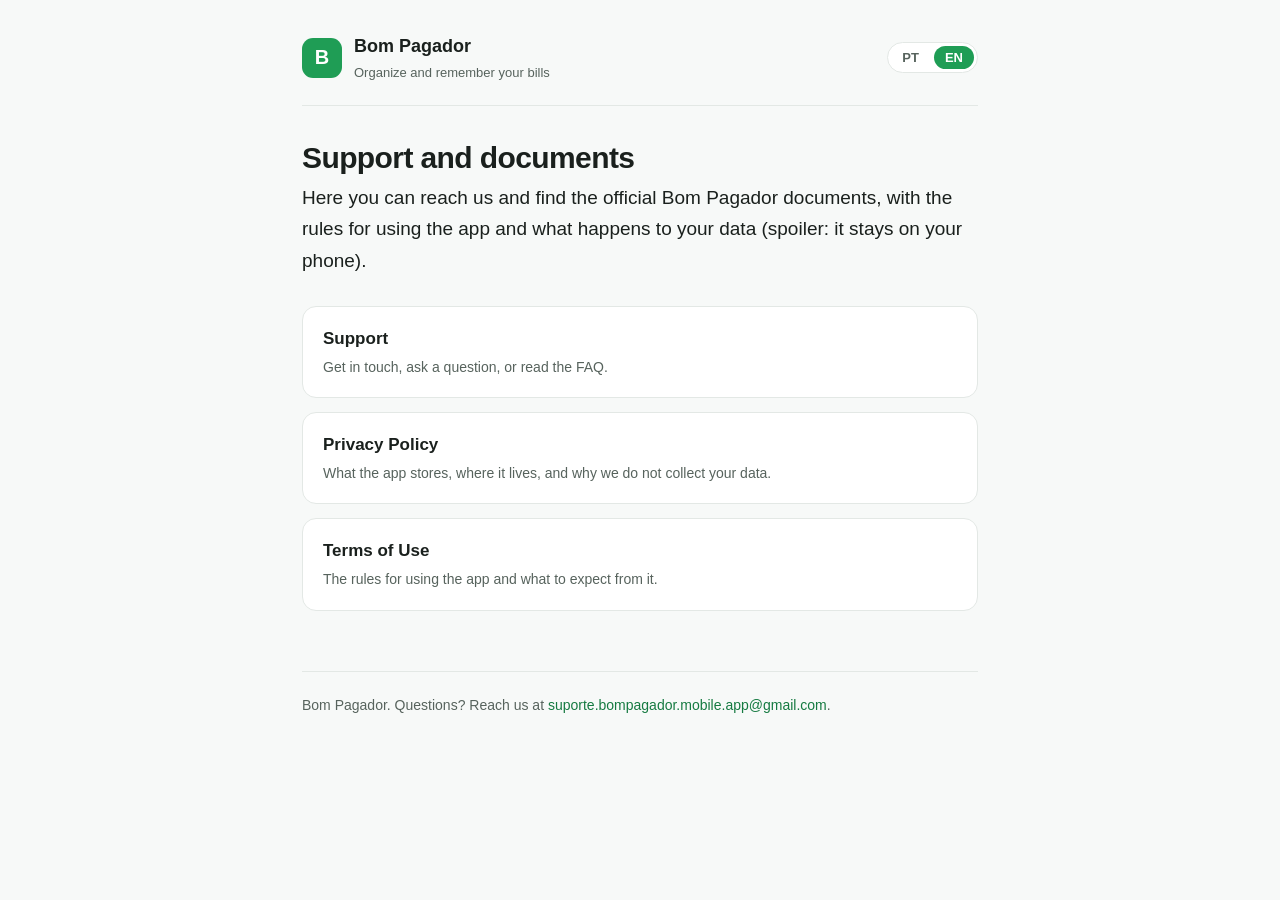
<file: index.html>
<!doctype html>
<html lang="en-US">
  <head>
    <meta charset="utf-8" />
    <meta name="viewport" content="width=device-width, initial-scale=1" />
    <title
      data-pt="Bom Pagador - Suporte e Documentos"
      data-en="Bom Pagador - Support and Documents"
    >
      Bom Pagador - Support and Documents
    </title>
    <meta
      name="description"
      content="Support, Terms of Use and Privacy Policy for the Bom Pagador app."
    />
    <script>
      // Pick the language before paint: saved choice first, otherwise the browser
      // language (Portuguese -> pt, anything else -> en). Avoids a flash of both.
      (function () {
        try {
          var saved = localStorage.getItem("bp-lang");
          var lang =
            saved === "pt" || saved === "en"
              ? saved
              : (navigator.language || "en").toLowerCase().indexOf("pt") === 0
                ? "pt"
                : "en";
          document.documentElement.className = "lang-" + lang;
        } catch (e) {
          document.documentElement.className = "lang-en";
        }
      })();
    </script>
    <link rel="stylesheet" href="styles.css" />
  </head>
  <body>
    <div class="wrap">
      <header class="site">
        <div class="mark">B</div>
        <div class="name">
          Bom Pagador
          <small>
            <span data-lang="pt">Organize e lembre das suas contas</span>
            <span data-lang="en">Organize and remember your bills</span>
          </small>
        </div>
        <div class="lang-switch" role="group" aria-label="Language / Idioma">
          <button type="button" data-set-lang="pt">PT</button>
          <button type="button" data-set-lang="en">EN</button>
        </div>
      </header>

      <div data-lang="pt">
        <h1>Suporte e documentos</h1>
        <p class="lead">
          Aqui você fala com a gente e encontra os documentos oficiais do Bom Pagador, com as regras
          de uso do aplicativo e o que acontece com os seus dados (spoiler: eles ficam no seu
          celular).
        </p>
        <ul class="home-links">
          <li>
            <a href="suporte.html">
              Suporte
              <span>Fale com a gente, tire dúvidas e veja as perguntas frequentes.</span>
            </a>
          </li>
          <li>
            <a href="privacidade.html">
              Política de Privacidade
              <span>O que o app guarda, onde fica e por que a gente não coleta seus dados.</span>
            </a>
          </li>
          <li>
            <a href="termos.html">
              Termos de Uso
              <span>As regras para usar o aplicativo e o que esperar dele.</span>
            </a>
          </li>
        </ul>
      </div>

      <div data-lang="en">
        <h1>Support and documents</h1>
        <p class="lead">
          Here you can reach us and find the official Bom Pagador documents, with the rules for using
          the app and what happens to your data (spoiler: it stays on your phone).
        </p>
        <ul class="home-links">
          <li>
            <a href="suporte.html">
              Support
              <span>Get in touch, ask a question, or read the FAQ.</span>
            </a>
          </li>
          <li>
            <a href="privacidade.html">
              Privacy Policy
              <span>What the app stores, where it lives, and why we do not collect your data.</span>
            </a>
          </li>
          <li>
            <a href="termos.html">
              Terms of Use
              <span>The rules for using the app and what to expect from it.</span>
            </a>
          </li>
        </ul>
      </div>

      <footer class="site">
        <span data-lang="pt">Bom Pagador. Dúvidas? Fale com a gente em</span>
        <span data-lang="en">Bom Pagador. Questions? Reach us at</span>
        <a href="mailto:suporte.bompagador.mobile.app@gmail.com">suporte.bompagador.mobile.app@gmail.com</a>.
      </footer>
    </div>
    <script src="i18n.js"></script>
  </body>
</html>
</file>
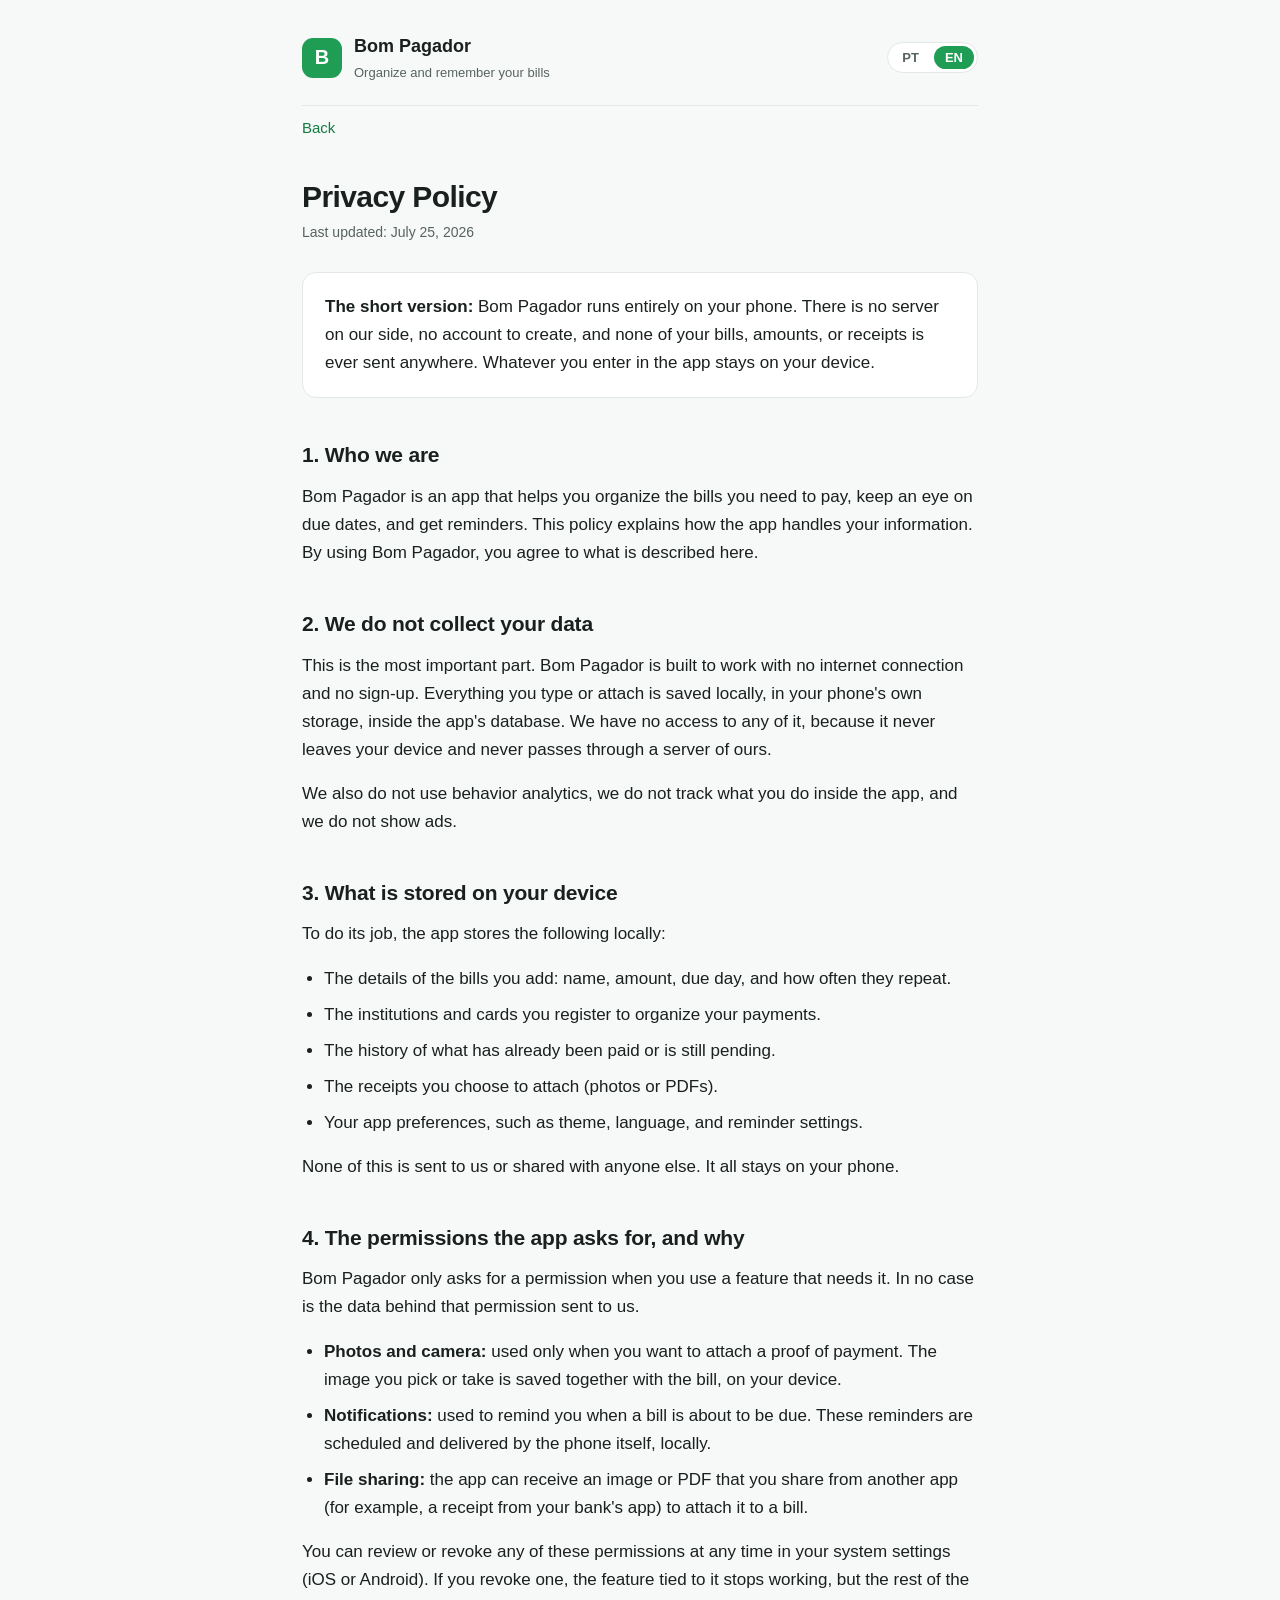
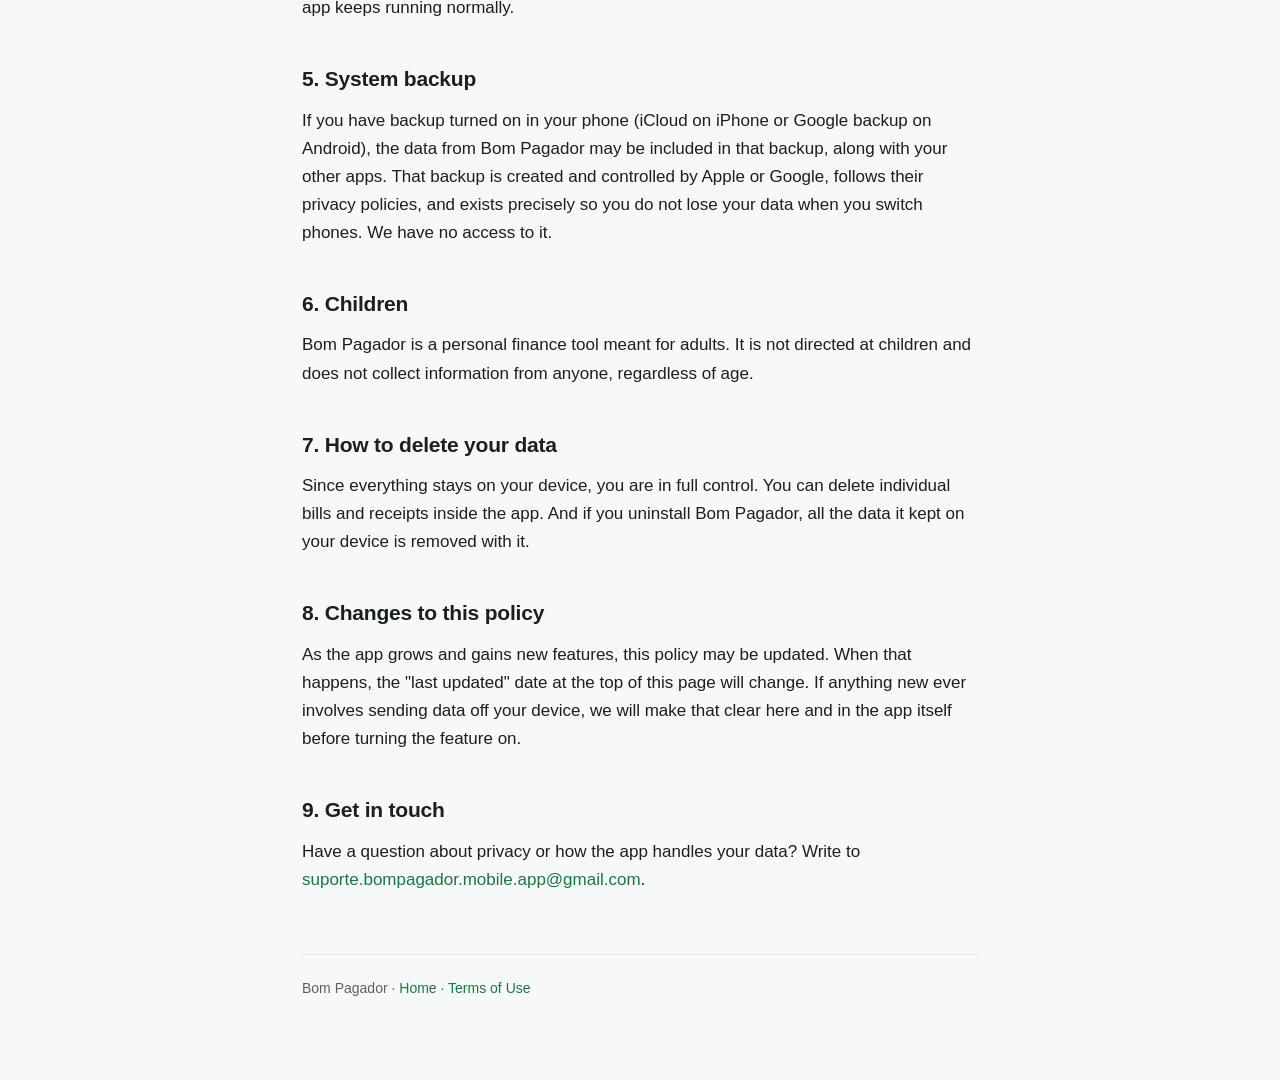
<file: privacidade.html>
<!doctype html>
<html lang="en-US">
  <head>
    <meta charset="utf-8" />
    <meta name="viewport" content="width=device-width, initial-scale=1" />
    <title data-pt="Política de Privacidade - Bom Pagador" data-en="Privacy Policy - Bom Pagador">
      Privacy Policy - Bom Pagador
    </title>
    <meta name="description" content="Privacy Policy for the Bom Pagador app. Your data stays on your device." />
    <script>
      (function () {
        try {
          var saved = localStorage.getItem("bp-lang");
          var lang =
            saved === "pt" || saved === "en"
              ? saved
              : (navigator.language || "en").toLowerCase().indexOf("pt") === 0
                ? "pt"
                : "en";
          document.documentElement.className = "lang-" + lang;
        } catch (e) {
          document.documentElement.className = "lang-en";
        }
      })();
    </script>
    <link rel="stylesheet" href="styles.css" />
  </head>
  <body>
    <div class="wrap">
      <header class="site">
        <div class="mark">B</div>
        <div class="name">
          Bom Pagador
          <small>
            <span data-lang="pt">Organize e lembre das suas contas</span>
            <span data-lang="en">Organize and remember your bills</span>
          </small>
        </div>
        <div class="lang-switch" role="group" aria-label="Language / Idioma">
          <button type="button" data-set-lang="pt">PT</button>
          <button type="button" data-set-lang="en">EN</button>
        </div>
      </header>

      <a class="back" href="index.html">
        <span data-lang="pt">Voltar</span>
        <span data-lang="en">Back</span>
      </a>

      <!-- ============================ PORTUGUÊS ============================ -->
      <div data-lang="pt">
        <h1>Política de Privacidade</h1>
        <p class="updated">Última atualização: 25 de julho de 2026</p>

        <div class="card">
          <p style="margin: 0">
            <strong>O resumo, sem enrolação:</strong> o Bom Pagador funciona inteiro no seu celular.
            Ele não tem servidor nosso, não cria conta e não envia as suas contas, valores ou
            comprovantes para lugar nenhum. O que você registra no app fica guardado só no seu
            aparelho.
          </p>
        </div>

        <h2>1. Quem somos</h2>
        <p>
          O Bom Pagador é um aplicativo para você organizar contas a pagar, acompanhar vencimentos e
          receber lembretes. Esta política explica como o app lida com as suas informações. Ao usar o
          Bom Pagador, você concorda com o que está descrito aqui.
        </p>

        <h2>2. A gente não coleta os seus dados</h2>
        <p>
          Esta é a parte mais importante. O Bom Pagador foi feito para funcionar sem internet e sem
          cadastro. Tudo o que você digita ou anexa é gravado localmente, no armazenamento do próprio
          celular, dentro de um banco de dados do aplicativo. Nós não temos acesso a essas
          informações, porque elas nunca saem do seu aparelho e não passam por nenhum servidor nosso.
        </p>
        <p>
          Também não usamos ferramentas de análise de comportamento, não rastreamos o que você faz
          dentro do app e não exibimos anúncios.
        </p>

        <h2>3. O que fica guardado no seu aparelho</h2>
        <p>Para o app funcionar, ele armazena localmente coisas como:</p>
        <ul>
          <li>Os dados das contas que você cadastra: nome, valor, dia de vencimento e recorrência.</li>
          <li>As instituições e cartões que você registra para organizar os pagamentos.</li>
          <li>O histórico do que já foi pago ou está pendente.</li>
          <li>Os comprovantes que você optar por anexar (fotos ou PDFs).</li>
          <li>As suas preferências do app, como tema, idioma e configurações de lembrete.</li>
        </ul>
        <p>Nada disso é enviado para nós nem compartilhado com terceiros. Fica tudo no seu telefone.</p>

        <h2>4. Permissões que o app pede, e por quê</h2>
        <p>
          O Bom Pagador só pede uma permissão quando você usa um recurso que precisa dela. Em nenhum
          caso os dados dessa permissão são enviados para nós.
        </p>
        <ul>
          <li>
            <strong>Fotos e câmera:</strong> usadas apenas quando você quer anexar um comprovante de
            pagamento. A imagem escolhida ou tirada na hora fica salva junto com a conta, no seu
            aparelho.
          </li>
          <li>
            <strong>Notificações:</strong> usadas para avisar você quando uma conta está perto de
            vencer. Esses lembretes são agendados e disparados pelo próprio celular, de forma local.
          </li>
          <li>
            <strong>Compartilhamento de arquivos:</strong> o app pode receber uma imagem ou PDF que
            você compartilha a partir de outro aplicativo (por exemplo, um comprovante do app do
            banco) para anexar a uma conta.
          </li>
        </ul>
        <p>
          Você pode revisar ou revogar qualquer uma dessas permissões a qualquer momento nas
          configurações do seu sistema (iOS ou Android). Se revogar, o recurso ligado a ela deixa de
          funcionar, mas o restante do app continua normal.
        </p>

        <h2>5. Backup do sistema</h2>
        <p>
          Se você tem backup ativado no seu celular (iCloud no iPhone ou o backup do Google no
          Android), é possível que os dados do Bom Pagador sejam incluídos nesse backup, junto com os
          dos outros aplicativos. Esse backup é feito e controlado pela Apple ou pelo Google, segue as
          políticas de privacidade deles e serve justamente para você não perder seus dados ao trocar
          de aparelho. Nós não temos acesso a esse backup.
        </p>

        <h2>6. Crianças</h2>
        <p>
          O Bom Pagador é uma ferramenta de organização financeira pensada para adultos. Ele não é
          direcionado a crianças e não coleta informação de ninguém, independentemente da idade.
        </p>

        <h2>7. Como apagar seus dados</h2>
        <p>
          Como tudo fica no seu aparelho, você tem controle total. Dá para apagar contas e
          comprovantes individualmente dentro do app. E se você desinstalar o Bom Pagador, todos os
          dados guardados por ele no aparelho são removidos junto.
        </p>

        <h2>8. Mudanças nesta política</h2>
        <p>
          Conforme o app evolui e ganha recursos novos, esta política pode ser atualizada. Quando
          isso acontecer, a data de "última atualização" no topo desta página vai mudar. Se alguma
          novidade passar a envolver o envio de dados para fora do aparelho, a gente vai deixar isso
          claro aqui e no próprio app antes de ativar o recurso.
        </p>

        <h2>9. Fale com a gente</h2>
        <p>
          Ficou com alguma dúvida sobre privacidade ou sobre como o app trata seus dados? Escreva
          para
          <a href="mailto:suporte.bompagador.mobile.app@gmail.com">suporte.bompagador.mobile.app@gmail.com</a>.
        </p>
      </div>

      <!-- ============================= ENGLISH ============================= -->
      <div data-lang="en">
        <h1>Privacy Policy</h1>
        <p class="updated">Last updated: July 25, 2026</p>

        <div class="card">
          <p style="margin: 0">
            <strong>The short version:</strong> Bom Pagador runs entirely on your phone. There is no
            server on our side, no account to create, and none of your bills, amounts, or receipts is
            ever sent anywhere. Whatever you enter in the app stays on your device.
          </p>
        </div>

        <h2>1. Who we are</h2>
        <p>
          Bom Pagador is an app that helps you organize the bills you need to pay, keep an eye on due
          dates, and get reminders. This policy explains how the app handles your information. By
          using Bom Pagador, you agree to what is described here.
        </p>

        <h2>2. We do not collect your data</h2>
        <p>
          This is the most important part. Bom Pagador is built to work with no internet connection
          and no sign-up. Everything you type or attach is saved locally, in your phone's own storage,
          inside the app's database. We have no access to any of it, because it never leaves your
          device and never passes through a server of ours.
        </p>
        <p>
          We also do not use behavior analytics, we do not track what you do inside the app, and we do
          not show ads.
        </p>

        <h2>3. What is stored on your device</h2>
        <p>To do its job, the app stores the following locally:</p>
        <ul>
          <li>The details of the bills you add: name, amount, due day, and how often they repeat.</li>
          <li>The institutions and cards you register to organize your payments.</li>
          <li>The history of what has already been paid or is still pending.</li>
          <li>The receipts you choose to attach (photos or PDFs).</li>
          <li>Your app preferences, such as theme, language, and reminder settings.</li>
        </ul>
        <p>None of this is sent to us or shared with anyone else. It all stays on your phone.</p>

        <h2>4. The permissions the app asks for, and why</h2>
        <p>
          Bom Pagador only asks for a permission when you use a feature that needs it. In no case is
          the data behind that permission sent to us.
        </p>
        <ul>
          <li>
            <strong>Photos and camera:</strong> used only when you want to attach a proof of payment.
            The image you pick or take is saved together with the bill, on your device.
          </li>
          <li>
            <strong>Notifications:</strong> used to remind you when a bill is about to be due. These
            reminders are scheduled and delivered by the phone itself, locally.
          </li>
          <li>
            <strong>File sharing:</strong> the app can receive an image or PDF that you share from
            another app (for example, a receipt from your bank's app) to attach it to a bill.
          </li>
        </ul>
        <p>
          You can review or revoke any of these permissions at any time in your system settings (iOS
          or Android). If you revoke one, the feature tied to it stops working, but the rest of the
          app keeps running normally.
        </p>

        <h2>5. System backup</h2>
        <p>
          If you have backup turned on in your phone (iCloud on iPhone or Google backup on Android),
          the data from Bom Pagador may be included in that backup, along with your other apps. That
          backup is created and controlled by Apple or Google, follows their privacy policies, and
          exists precisely so you do not lose your data when you switch phones. We have no access to
          it.
        </p>

        <h2>6. Children</h2>
        <p>
          Bom Pagador is a personal finance tool meant for adults. It is not directed at children and
          does not collect information from anyone, regardless of age.
        </p>

        <h2>7. How to delete your data</h2>
        <p>
          Since everything stays on your device, you are in full control. You can delete individual
          bills and receipts inside the app. And if you uninstall Bom Pagador, all the data it kept on
          your device is removed with it.
        </p>

        <h2>8. Changes to this policy</h2>
        <p>
          As the app grows and gains new features, this policy may be updated. When that happens, the
          "last updated" date at the top of this page will change. If anything new ever involves
          sending data off your device, we will make that clear here and in the app itself before
          turning the feature on.
        </p>

        <h2>9. Get in touch</h2>
        <p>
          Have a question about privacy or how the app handles your data? Write to
          <a href="mailto:suporte.bompagador.mobile.app@gmail.com">suporte.bompagador.mobile.app@gmail.com</a>.
        </p>
      </div>

      <footer class="site">
        Bom Pagador &middot; <a href="index.html"><span data-lang="pt">Início</span><span data-lang="en">Home</span></a>
        &middot;
        <a href="termos.html"><span data-lang="pt">Termos de Uso</span><span data-lang="en">Terms of Use</span></a>
      </footer>
    </div>
    <script src="i18n.js"></script>
  </body>
</html>
</file>
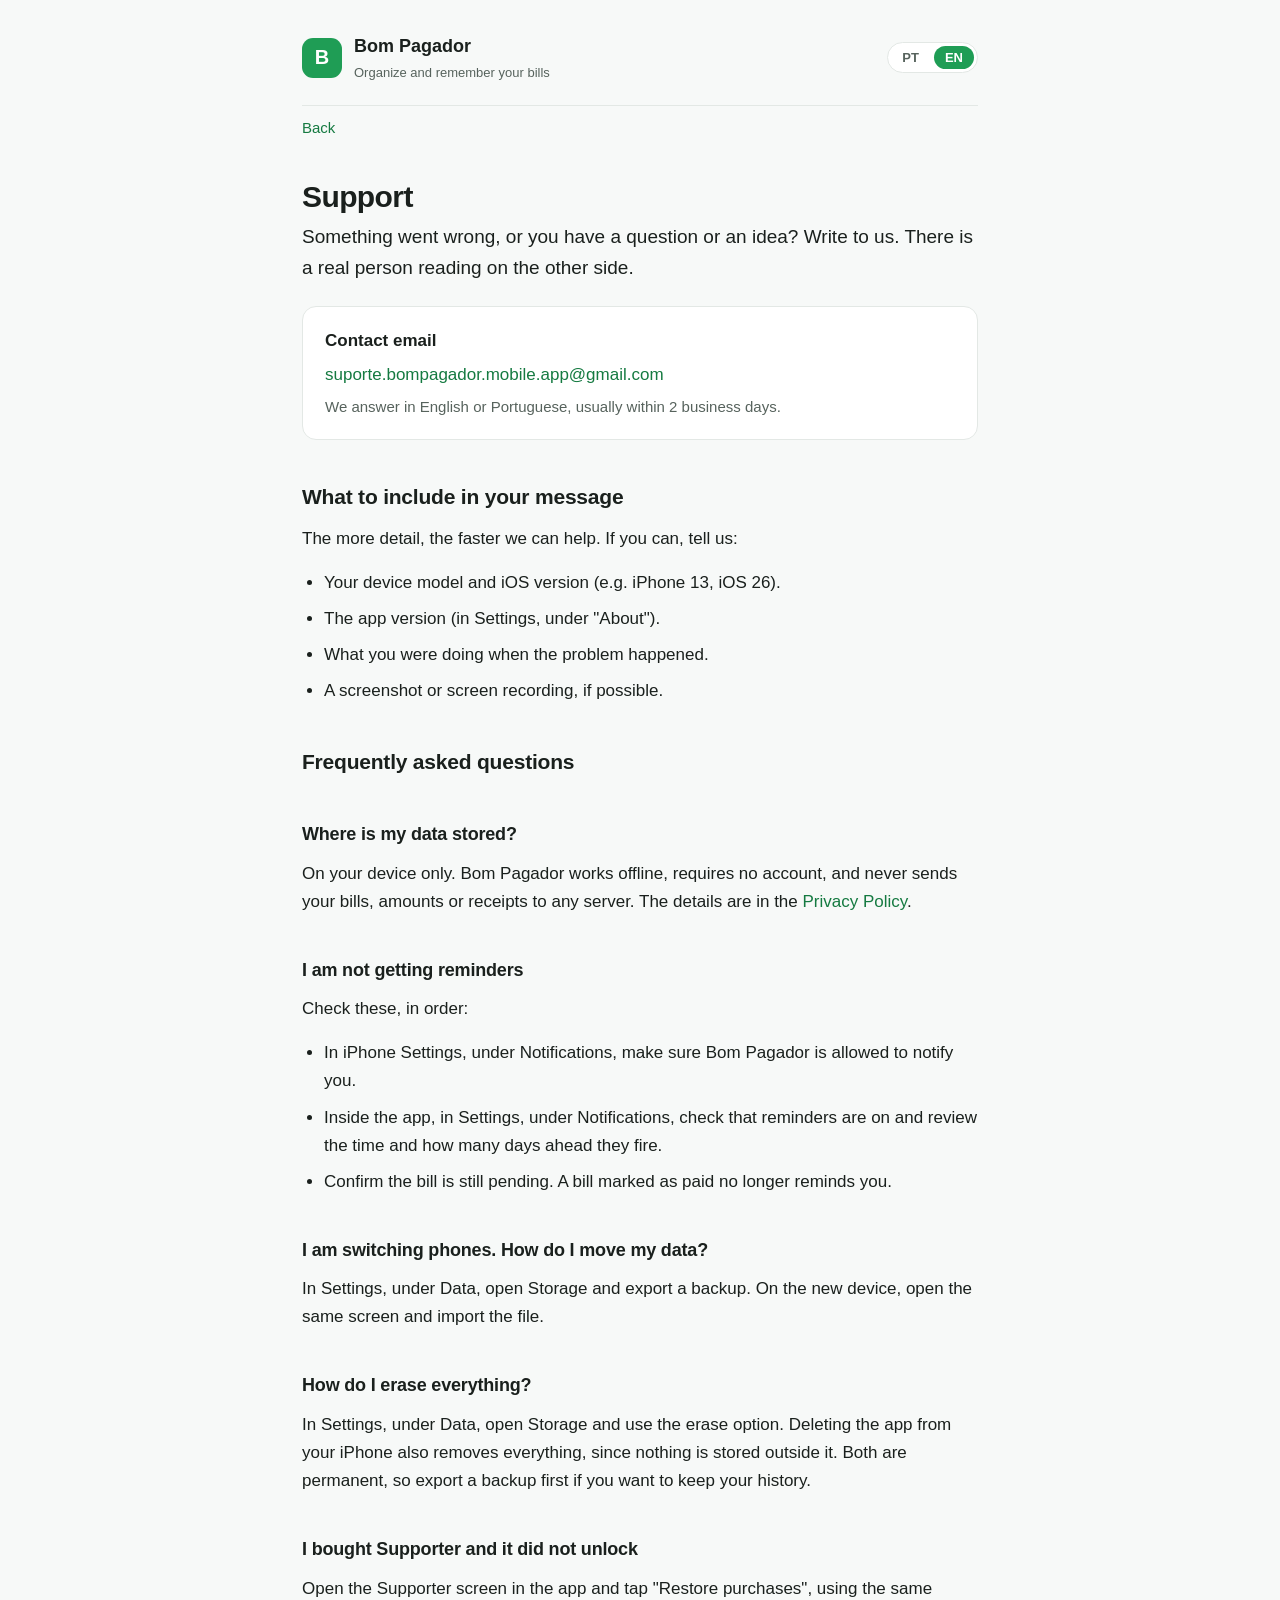
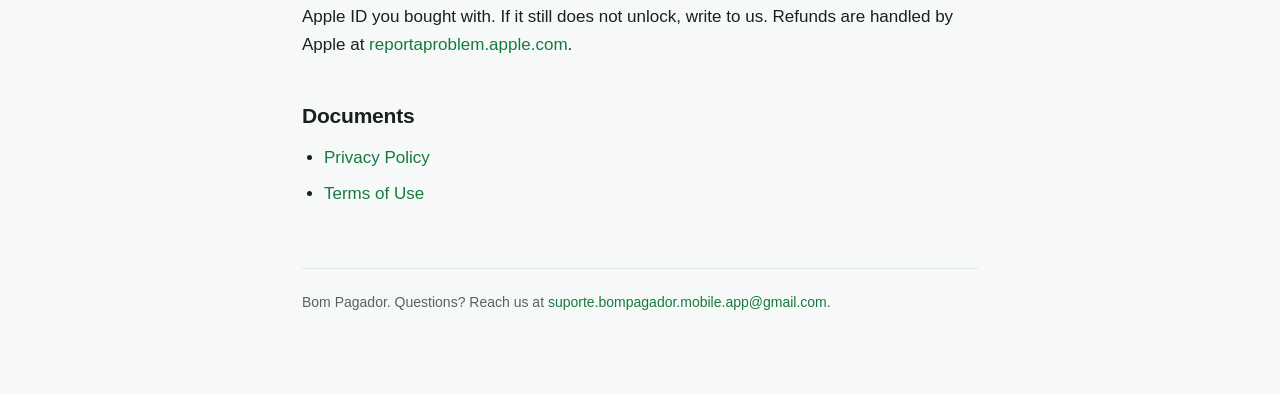
<file: suporte.html>
<!doctype html>
<html lang="en-US">
  <head>
    <meta charset="utf-8" />
    <meta name="viewport" content="width=device-width, initial-scale=1" />
    <title data-pt="Suporte - Bom Pagador" data-en="Support - Bom Pagador">Support - Bom Pagador</title>
    <meta name="description" content="Support and help for the Bom Pagador app." />
    <script>
      (function () {
        try {
          var saved = localStorage.getItem("bp-lang");
          var lang =
            saved === "pt" || saved === "en"
              ? saved
              : (navigator.language || "en").toLowerCase().indexOf("pt") === 0
                ? "pt"
                : "en";
          document.documentElement.className = "lang-" + lang;
        } catch (e) {
          document.documentElement.className = "lang-en";
        }
      })();
    </script>
    <link rel="stylesheet" href="styles.css" />
  </head>
  <body>
    <div class="wrap">
      <header class="site">
        <div class="mark">B</div>
        <div class="name">
          Bom Pagador
          <small>
            <span data-lang="pt">Organize e lembre das suas contas</span>
            <span data-lang="en">Organize and remember your bills</span>
          </small>
        </div>
        <div class="lang-switch" role="group" aria-label="Language / Idioma">
          <button type="button" data-set-lang="pt">PT</button>
          <button type="button" data-set-lang="en">EN</button>
        </div>
      </header>

      <a class="back" href="index.html">
        <span data-lang="pt">Voltar</span>
        <span data-lang="en">Back</span>
      </a>

      <!-- ============================ PORTUGUÊS ============================ -->
      <div data-lang="pt">
        <h1>Suporte</h1>
        <p class="lead">
          Deu algum problema, ficou com dúvida ou quer sugerir uma melhoria? Escreve pra gente. Tem
          uma pessoa de verdade lendo do outro lado.
        </p>

        <div class="card">
          <p style="margin: 0 0 6px"><strong>E-mail de contato</strong></p>
          <p style="margin: 0 0 6px">
            <a href="mailto:suporte.bompagador.mobile.app@gmail.com"
              >suporte.bompagador.mobile.app@gmail.com</a
            >
          </p>
          <p style="margin: 0; color: var(--text-soft); font-size: 15px">
            Respondemos em português ou inglês, normalmente em até 2 dias úteis.
          </p>
        </div>

        <h2>O que incluir na mensagem</h2>
        <p>Quanto mais detalhe, mais rápido a gente resolve. Se puder, conte:</p>
        <ul>
          <li>Modelo do aparelho e versão do iOS (ex.: iPhone 13, iOS 26).</li>
          <li>Versão do app (fica em Ajustes, na seção "Sobre o app").</li>
          <li>O que você estava fazendo quando o problema aconteceu.</li>
          <li>Print ou vídeo da tela, se der.</li>
        </ul>

        <h2>Perguntas frequentes</h2>

        <h2 style="font-size: 18px">Onde ficam os meus dados?</h2>
        <p>
          Só no seu aparelho. O Bom Pagador funciona offline, não pede cadastro e não envia suas
          contas, valores ou comprovantes para nenhum servidor. Os detalhes estão na
          <a href="privacidade.html">Política de Privacidade</a>.
        </p>

        <h2 style="font-size: 18px">Não estou recebendo os lembretes</h2>
        <p>Vale conferir, nesta ordem:</p>
        <ul>
          <li>
            Nos Ajustes do iPhone, em Notificações, veja se o Bom Pagador está autorizado a mandar
            avisos.
          </li>
          <li>
            Dentro do app, em Ajustes, na seção Notificações, confira se os avisos estão ligados e
            qual o horário e a antecedência escolhidos.
          </li>
          <li>Confirme se a conta ainda está pendente. Conta marcada como paga não avisa mais.</li>
        </ul>

        <h2 style="font-size: 18px">Vou trocar de celular. Como levo meus dados?</h2>
        <p>
          Em Ajustes, na seção Dados, abra Armazenamento e exporte um backup. No aparelho novo, abra
          a mesma tela e importe o arquivo.
        </p>

        <h2 style="font-size: 18px">Como apago tudo?</h2>
        <p>
          Em Ajustes, na seção Dados, abra Armazenamento e use a opção de apagar os dados. Apagar o
          aplicativo do iPhone também remove tudo, já que nada fica guardado fora dele. Nos dois
          casos a exclusão é definitiva, então exporte um backup antes se quiser guardar o histórico.
        </p>

        <h2 style="font-size: 18px">Comprei o Apoiador e ele não apareceu</h2>
        <p>
          Abra a tela do Apoiador dentro do app e toque em "Restaurar compras", usando o mesmo Apple
          ID da compra. Se ainda assim não liberar, nos escreva. Pedidos de reembolso são tratados
          pela Apple, em
          <a href="https://reportaproblem.apple.com" rel="noopener">reportaproblem.apple.com</a>.
        </p>

        <h2>Documentos</h2>
        <ul>
          <li><a href="privacidade.html">Política de Privacidade</a></li>
          <li><a href="termos.html">Termos de Uso</a></li>
        </ul>
      </div>

      <!-- ============================= ENGLISH ============================= -->
      <div data-lang="en">
        <h1>Support</h1>
        <p class="lead">
          Something went wrong, or you have a question or an idea? Write to us. There is a real
          person reading on the other side.
        </p>

        <div class="card">
          <p style="margin: 0 0 6px"><strong>Contact email</strong></p>
          <p style="margin: 0 0 6px">
            <a href="mailto:suporte.bompagador.mobile.app@gmail.com"
              >suporte.bompagador.mobile.app@gmail.com</a
            >
          </p>
          <p style="margin: 0; color: var(--text-soft); font-size: 15px">
            We answer in English or Portuguese, usually within 2 business days.
          </p>
        </div>

        <h2>What to include in your message</h2>
        <p>The more detail, the faster we can help. If you can, tell us:</p>
        <ul>
          <li>Your device model and iOS version (e.g. iPhone 13, iOS 26).</li>
          <li>The app version (in Settings, under "About").</li>
          <li>What you were doing when the problem happened.</li>
          <li>A screenshot or screen recording, if possible.</li>
        </ul>

        <h2>Frequently asked questions</h2>

        <h2 style="font-size: 18px">Where is my data stored?</h2>
        <p>
          On your device only. Bom Pagador works offline, requires no account, and never sends your
          bills, amounts or receipts to any server. The details are in the
          <a href="privacidade.html">Privacy Policy</a>.
        </p>

        <h2 style="font-size: 18px">I am not getting reminders</h2>
        <p>Check these, in order:</p>
        <ul>
          <li>In iPhone Settings, under Notifications, make sure Bom Pagador is allowed to notify you.</li>
          <li>
            Inside the app, in Settings, under Notifications, check that reminders are on and review
            the time and how many days ahead they fire.
          </li>
          <li>Confirm the bill is still pending. A bill marked as paid no longer reminds you.</li>
        </ul>

        <h2 style="font-size: 18px">I am switching phones. How do I move my data?</h2>
        <p>
          In Settings, under Data, open Storage and export a backup. On the new device, open the same
          screen and import the file.
        </p>

        <h2 style="font-size: 18px">How do I erase everything?</h2>
        <p>
          In Settings, under Data, open Storage and use the erase option. Deleting the app from your
          iPhone also removes everything, since nothing is stored outside it. Both are permanent, so
          export a backup first if you want to keep your history.
        </p>

        <h2 style="font-size: 18px">I bought Supporter and it did not unlock</h2>
        <p>
          Open the Supporter screen in the app and tap "Restore purchases", using the same Apple ID
          you bought with. If it still does not unlock, write to us. Refunds are handled by Apple at
          <a href="https://reportaproblem.apple.com" rel="noopener">reportaproblem.apple.com</a>.
        </p>

        <h2>Documents</h2>
        <ul>
          <li><a href="privacidade.html">Privacy Policy</a></li>
          <li><a href="termos.html">Terms of Use</a></li>
        </ul>
      </div>

      <footer class="site">
        <span data-lang="pt">Bom Pagador. Dúvidas? Fale com a gente em</span>
        <span data-lang="en">Bom Pagador. Questions? Reach us at</span>
        <a href="mailto:suporte.bompagador.mobile.app@gmail.com">suporte.bompagador.mobile.app@gmail.com</a>.
      </footer>
    </div>
    <script src="i18n.js"></script>
  </body>
</html>
</file>
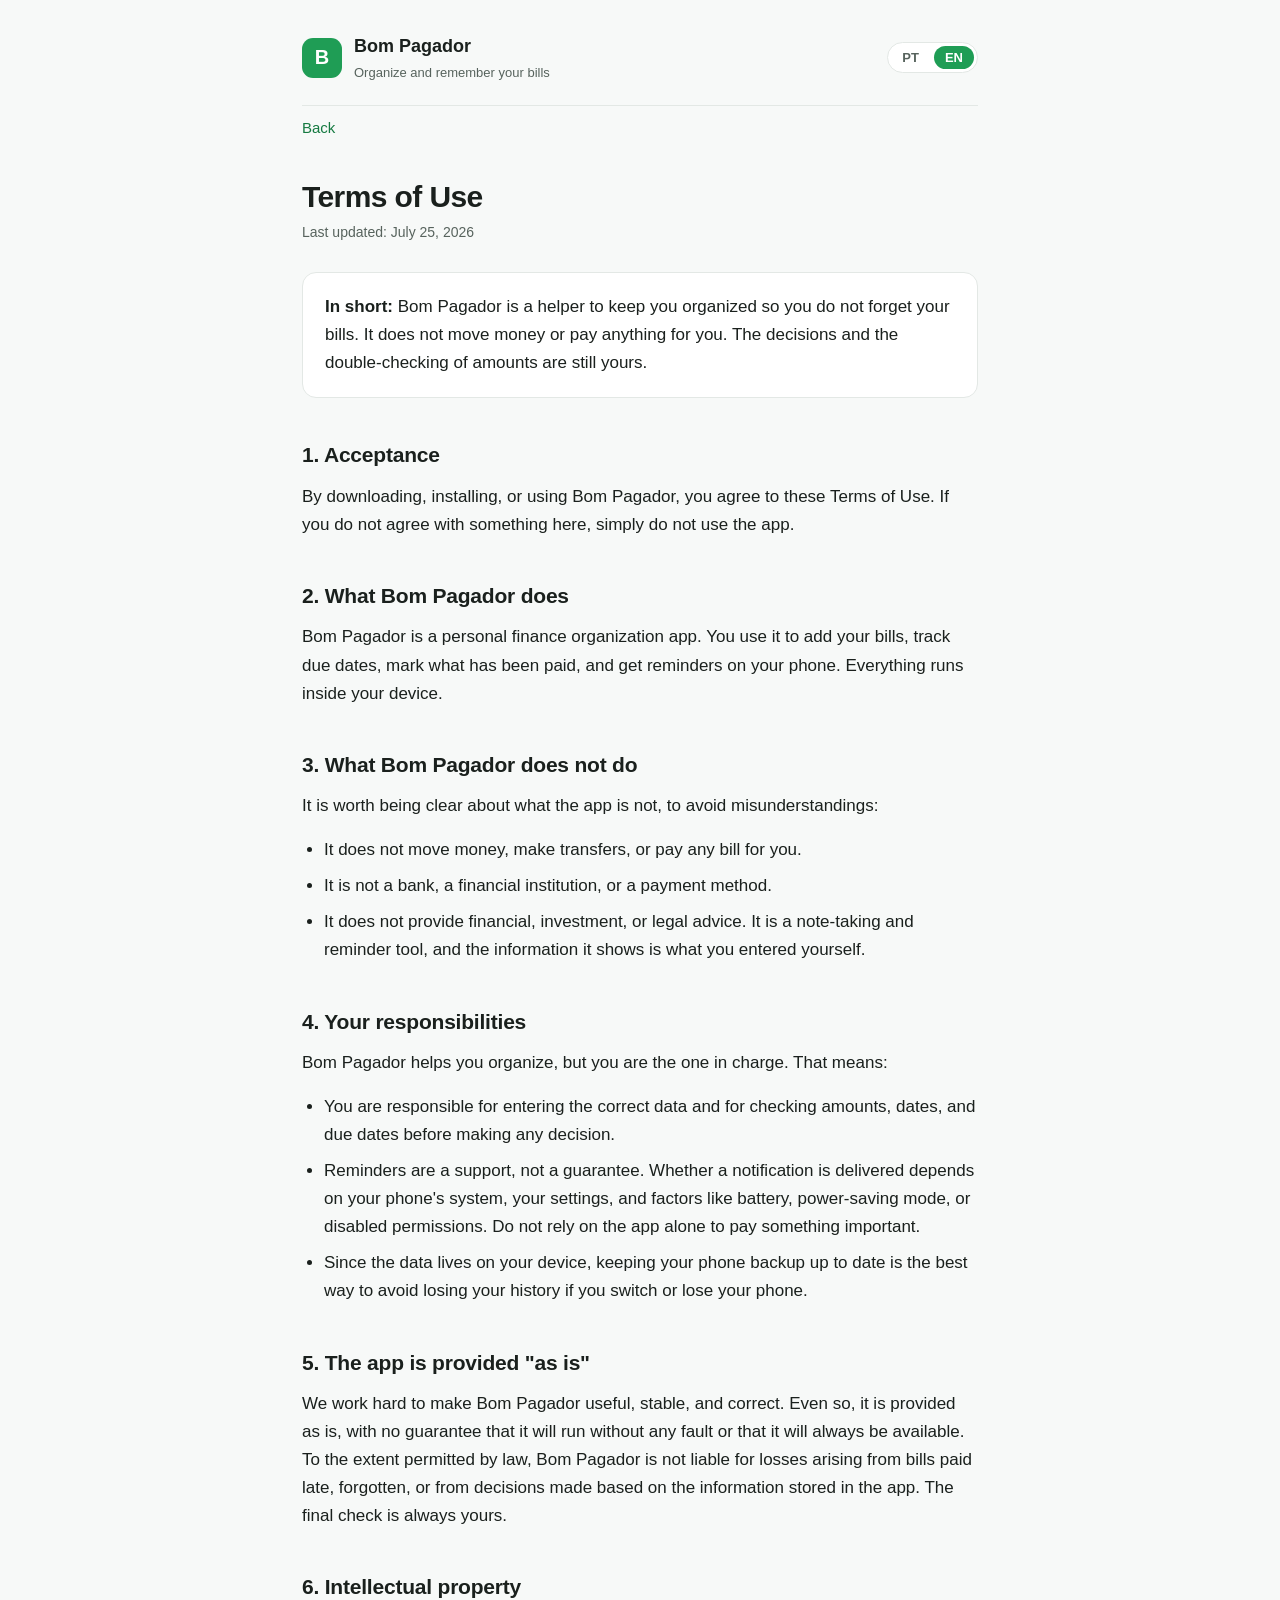
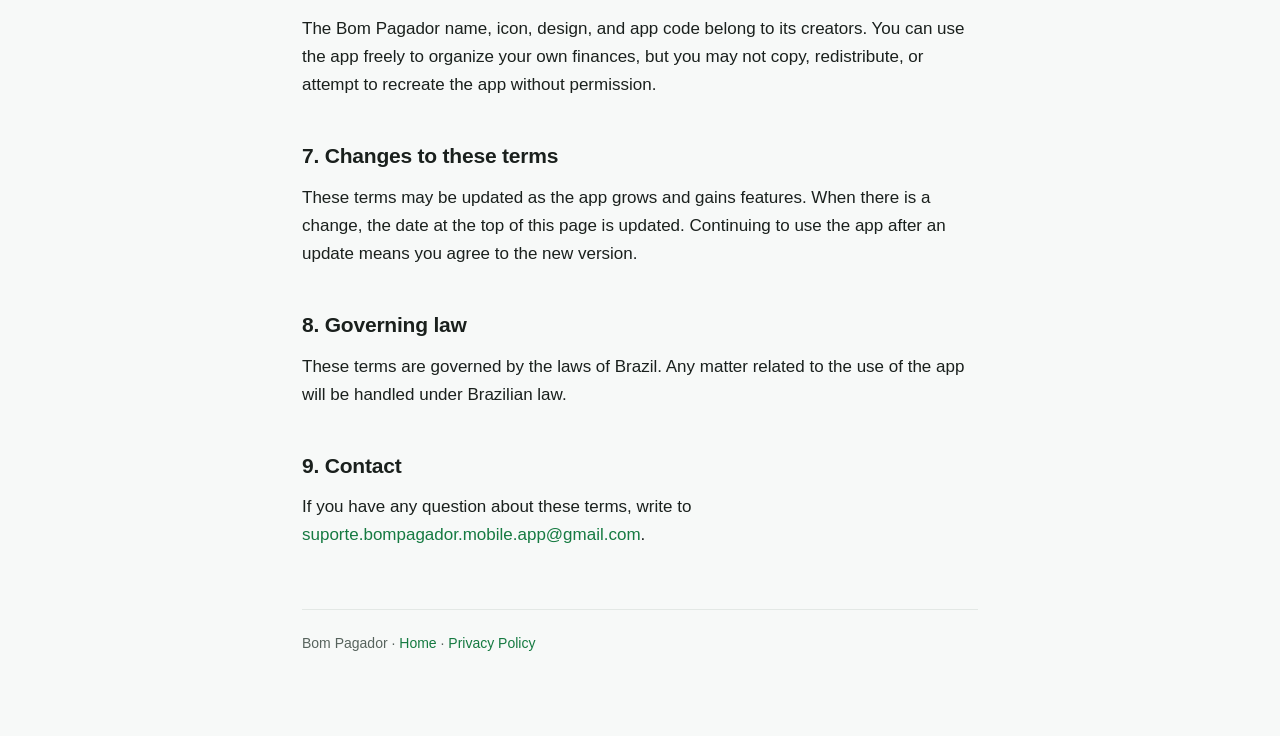
<file: termos.html>
<!doctype html>
<html lang="en-US">
  <head>
    <meta charset="utf-8" />
    <meta name="viewport" content="width=device-width, initial-scale=1" />
    <title data-pt="Termos de Uso - Bom Pagador" data-en="Terms of Use - Bom Pagador">
      Terms of Use - Bom Pagador
    </title>
    <meta name="description" content="Terms of Use for the Bom Pagador app." />
    <script>
      (function () {
        try {
          var saved = localStorage.getItem("bp-lang");
          var lang =
            saved === "pt" || saved === "en"
              ? saved
              : (navigator.language || "en").toLowerCase().indexOf("pt") === 0
                ? "pt"
                : "en";
          document.documentElement.className = "lang-" + lang;
        } catch (e) {
          document.documentElement.className = "lang-en";
        }
      })();
    </script>
    <link rel="stylesheet" href="styles.css" />
  </head>
  <body>
    <div class="wrap">
      <header class="site">
        <div class="mark">B</div>
        <div class="name">
          Bom Pagador
          <small>
            <span data-lang="pt">Organize e lembre das suas contas</span>
            <span data-lang="en">Organize and remember your bills</span>
          </small>
        </div>
        <div class="lang-switch" role="group" aria-label="Language / Idioma">
          <button type="button" data-set-lang="pt">PT</button>
          <button type="button" data-set-lang="en">EN</button>
        </div>
      </header>

      <a class="back" href="index.html">
        <span data-lang="pt">Voltar</span>
        <span data-lang="en">Back</span>
      </a>

      <!-- ============================ PORTUGUÊS ============================ -->
      <div data-lang="pt">
        <h1>Termos de Uso</h1>
        <p class="updated">Última atualização: 25 de julho de 2026</p>

        <div class="card">
          <p style="margin: 0">
            <strong>Em poucas palavras:</strong> o Bom Pagador é um ajudante para você se organizar e
            não esquecer das contas. Ele não movimenta dinheiro nem paga nada por você. As decisões e
            a conferência dos valores continuam sendo suas.
          </p>
        </div>

        <h2>1. Aceitação</h2>
        <p>
          Ao baixar, instalar ou usar o Bom Pagador, você concorda com estes Termos de Uso. Se você
          não concordar com algum ponto, é só não usar o aplicativo.
        </p>

        <h2>2. O que o Bom Pagador faz</h2>
        <p>
          O Bom Pagador é um aplicativo de organização financeira pessoal. Ele serve para você
          cadastrar suas contas, acompanhar vencimentos, marcar o que já foi pago e receber lembretes
          no celular. Todo o funcionamento acontece dentro do seu aparelho.
        </p>

        <h2>3. O que o Bom Pagador não faz</h2>
        <p>É importante deixar claro o que o app não é, para evitar mal-entendidos:</p>
        <ul>
          <li>Ele não movimenta dinheiro, não faz transferências e não paga nenhuma conta por você.</li>
          <li>Ele não é um banco, uma instituição financeira ou um meio de pagamento.</li>
          <li>
            Ele não oferece aconselhamento financeiro, de investimento ou jurídico. É uma ferramenta
            de anotação e lembrete, e as informações que ele mostra são as que você mesmo cadastrou.
          </li>
        </ul>

        <h2>4. Suas responsabilidades</h2>
        <p>O Bom Pagador ajuda a organizar, mas quem está no comando é você. Isso quer dizer que:</p>
        <ul>
          <li>
            Você é responsável por cadastrar os dados corretos e por conferir valores, datas e
            vencimentos antes de tomar qualquer decisão.
          </li>
          <li>
            Os lembretes são um apoio, não uma garantia. A entrega de uma notificação depende do
            sistema do seu celular, das suas configurações e de fatores como bateria, modo de economia
            ou permissões desativadas. Não conte apenas com o app para pagar algo importante.
          </li>
          <li>
            Como os dados ficam no seu aparelho, manter um backup do celular em dia é a melhor forma
            de não perder seu histórico caso troque ou perca o telefone.
          </li>
        </ul>

        <h2>5. O app é oferecido "no estado em que se encontra"</h2>
        <p>
          A gente se esforça para o Bom Pagador ser útil, estável e correto. Ainda assim, ele é
          oferecido como está, sem garantia de que vai funcionar sem nenhuma falha ou de que estará
          sempre disponível. Na medida permitida pela lei, o Bom Pagador não se responsabiliza por
          prejuízos decorrentes de contas pagas em atraso, esquecidas, ou de decisões tomadas com base
          nas informações registradas no app. A conferência final é sempre sua.
        </p>

        <h2>6. Propriedade intelectual</h2>
        <p>
          O nome Bom Pagador, o ícone, o design e o código do aplicativo pertencem aos seus criadores.
          Você pode usar o app normalmente para organizar as suas finanças, mas não pode copiar,
          redistribuir ou tentar recriar o aplicativo sem autorização.
        </p>

        <h2>7. Mudanças nestes termos</h2>
        <p>
          Estes termos podem ser atualizados conforme o app cresce e ganha recursos. Quando houver
          mudança, a data no topo desta página é atualizada. Continuar usando o app depois de uma
          atualização significa que você concorda com a nova versão.
        </p>

        <h2>8. Lei aplicável</h2>
        <p>
          Estes termos são regidos pelas leis do Brasil. Qualquer questão relacionada ao uso do app
          será tratada de acordo com a legislação brasileira.
        </p>

        <h2>9. Contato</h2>
        <p>
          Se tiver qualquer dúvida sobre estes termos, escreva para
          <a href="mailto:suporte.bompagador.mobile.app@gmail.com">suporte.bompagador.mobile.app@gmail.com</a>.
        </p>
      </div>

      <!-- ============================= ENGLISH ============================= -->
      <div data-lang="en">
        <h1>Terms of Use</h1>
        <p class="updated">Last updated: July 25, 2026</p>

        <div class="card">
          <p style="margin: 0">
            <strong>In short:</strong> Bom Pagador is a helper to keep you organized so you do not
            forget your bills. It does not move money or pay anything for you. The decisions and the
            double-checking of amounts are still yours.
          </p>
        </div>

        <h2>1. Acceptance</h2>
        <p>
          By downloading, installing, or using Bom Pagador, you agree to these Terms of Use. If you do
          not agree with something here, simply do not use the app.
        </p>

        <h2>2. What Bom Pagador does</h2>
        <p>
          Bom Pagador is a personal finance organization app. You use it to add your bills, track due
          dates, mark what has been paid, and get reminders on your phone. Everything runs inside your
          device.
        </p>

        <h2>3. What Bom Pagador does not do</h2>
        <p>It is worth being clear about what the app is not, to avoid misunderstandings:</p>
        <ul>
          <li>It does not move money, make transfers, or pay any bill for you.</li>
          <li>It is not a bank, a financial institution, or a payment method.</li>
          <li>
            It does not provide financial, investment, or legal advice. It is a note-taking and
            reminder tool, and the information it shows is what you entered yourself.
          </li>
        </ul>

        <h2>4. Your responsibilities</h2>
        <p>Bom Pagador helps you organize, but you are the one in charge. That means:</p>
        <ul>
          <li>
            You are responsible for entering the correct data and for checking amounts, dates, and due
            dates before making any decision.
          </li>
          <li>
            Reminders are a support, not a guarantee. Whether a notification is delivered depends on
            your phone's system, your settings, and factors like battery, power-saving mode, or
            disabled permissions. Do not rely on the app alone to pay something important.
          </li>
          <li>
            Since the data lives on your device, keeping your phone backup up to date is the best way
            to avoid losing your history if you switch or lose your phone.
          </li>
        </ul>

        <h2>5. The app is provided "as is"</h2>
        <p>
          We work hard to make Bom Pagador useful, stable, and correct. Even so, it is provided as is,
          with no guarantee that it will run without any fault or that it will always be available. To
          the extent permitted by law, Bom Pagador is not liable for losses arising from bills paid
          late, forgotten, or from decisions made based on the information stored in the app. The
          final check is always yours.
        </p>

        <h2>6. Intellectual property</h2>
        <p>
          The Bom Pagador name, icon, design, and app code belong to its creators. You can use the app
          freely to organize your own finances, but you may not copy, redistribute, or attempt to
          recreate the app without permission.
        </p>

        <h2>7. Changes to these terms</h2>
        <p>
          These terms may be updated as the app grows and gains features. When there is a change, the
          date at the top of this page is updated. Continuing to use the app after an update means you
          agree to the new version.
        </p>

        <h2>8. Governing law</h2>
        <p>
          These terms are governed by the laws of Brazil. Any matter related to the use of the app
          will be handled under Brazilian law.
        </p>

        <h2>9. Contact</h2>
        <p>
          If you have any question about these terms, write to
          <a href="mailto:suporte.bompagador.mobile.app@gmail.com">suporte.bompagador.mobile.app@gmail.com</a>.
        </p>
      </div>

      <footer class="site">
        Bom Pagador &middot; <a href="index.html"><span data-lang="pt">Início</span><span data-lang="en">Home</span></a>
        &middot;
        <a href="privacidade.html"><span data-lang="pt">Política de Privacidade</span><span data-lang="en">Privacy Policy</span></a>
      </footer>
    </div>
    <script src="i18n.js"></script>
  </body>
</html>
</file>
<file: styles.css>
:root {
  --bg: #f7f9f8;
  --surface: #ffffff;
  --text: #1a201d;
  --text-soft: #57635d;
  --line: #e3e8e5;
  --brand: #1f9d55;
  --brand-strong: #157a41;
}

@media (prefers-color-scheme: dark) {
  :root {
    --bg: #0b0f0d;
    --surface: #131a16;
    --text: #e8efeb;
    --text-soft: #9aa7a0;
    --line: #223029;
    --brand: #3ec877;
    --brand-strong: #6fe29b;
  }
}

* {
  box-sizing: border-box;
}

html {
  -webkit-text-size-adjust: 100%;
}

body {
  margin: 0;
  background: var(--bg);
  color: var(--text);
  font-family: -apple-system, BlinkMacSystemFont, "Segoe UI", Roboto, Helvetica, Arial, sans-serif;
  line-height: 1.65;
  font-size: 17px;
}

.wrap {
  max-width: 720px;
  margin: 0 auto;
  padding: 32px 22px 80px;
}

header.site {
  display: flex;
  align-items: center;
  gap: 12px;
  padding-bottom: 22px;
  margin-bottom: 8px;
  border-bottom: 1px solid var(--line);
}

header.site .mark {
  width: 40px;
  height: 40px;
  border-radius: 11px;
  background: var(--brand);
  color: #fff;
  display: flex;
  align-items: center;
  justify-content: center;
  font-weight: 700;
  font-size: 20px;
  flex: none;
}

header.site .name {
  font-weight: 700;
  font-size: 18px;
}

header.site .name small {
  display: block;
  font-weight: 400;
  font-size: 13px;
  color: var(--text-soft);
}

/* Language switch (PT / EN) */
.lang-switch {
  margin-left: auto;
  display: flex;
  gap: 4px;
  background: var(--surface);
  border: 1px solid var(--line);
  border-radius: 999px;
  padding: 3px;
  flex: none;
}

.lang-switch button {
  border: 0;
  background: transparent;
  color: var(--text-soft);
  font: inherit;
  font-size: 13px;
  font-weight: 600;
  padding: 5px 11px;
  border-radius: 999px;
  cursor: pointer;
  line-height: 1;
}

.lang-switch button[aria-pressed="true"] {
  background: var(--brand);
  color: #fff;
}

/* i18n: only the active language is shown. The inline <head> script sets the
   html.lang-* class before paint, so there is no flash of both languages. */
[data-lang] {
  display: none;
}

html.lang-pt [data-lang="pt"],
html.lang-en [data-lang="en"] {
  display: revert;
}

h1 {
  font-size: 30px;
  line-height: 1.2;
  margin: 34px 0 6px;
  letter-spacing: -0.02em;
}

.updated {
  color: var(--text-soft);
  font-size: 14px;
  margin: 0 0 28px;
}

h2 {
  font-size: 21px;
  margin: 40px 0 10px;
  letter-spacing: -0.01em;
}

p,
ul {
  margin: 0 0 16px;
}

ul {
  padding-left: 22px;
}

li {
  margin-bottom: 8px;
}

a {
  color: var(--brand-strong);
  text-decoration: none;
}

a:hover {
  text-decoration: underline;
}

.lead {
  font-size: 19px;
  color: var(--text);
}

.card {
  background: var(--surface);
  border: 1px solid var(--line);
  border-radius: 14px;
  padding: 20px 22px;
  margin: 22px 0;
}

.home-links {
  list-style: none;
  padding: 0;
  margin: 30px 0;
}

.home-links li {
  margin-bottom: 14px;
}

.home-links a {
  display: block;
  background: var(--surface);
  border: 1px solid var(--line);
  border-radius: 14px;
  padding: 18px 20px;
  color: var(--text);
  font-weight: 600;
}

.home-links a:hover {
  border-color: var(--brand);
  text-decoration: none;
}

.home-links span {
  display: block;
  font-weight: 400;
  font-size: 14px;
  color: var(--text-soft);
  margin-top: 3px;
}

footer.site {
  margin-top: 60px;
  padding-top: 22px;
  border-top: 1px solid var(--line);
  color: var(--text-soft);
  font-size: 14px;
}

.back {
  display: inline-block;
  margin-bottom: 4px;
  font-size: 15px;
}
</file>
